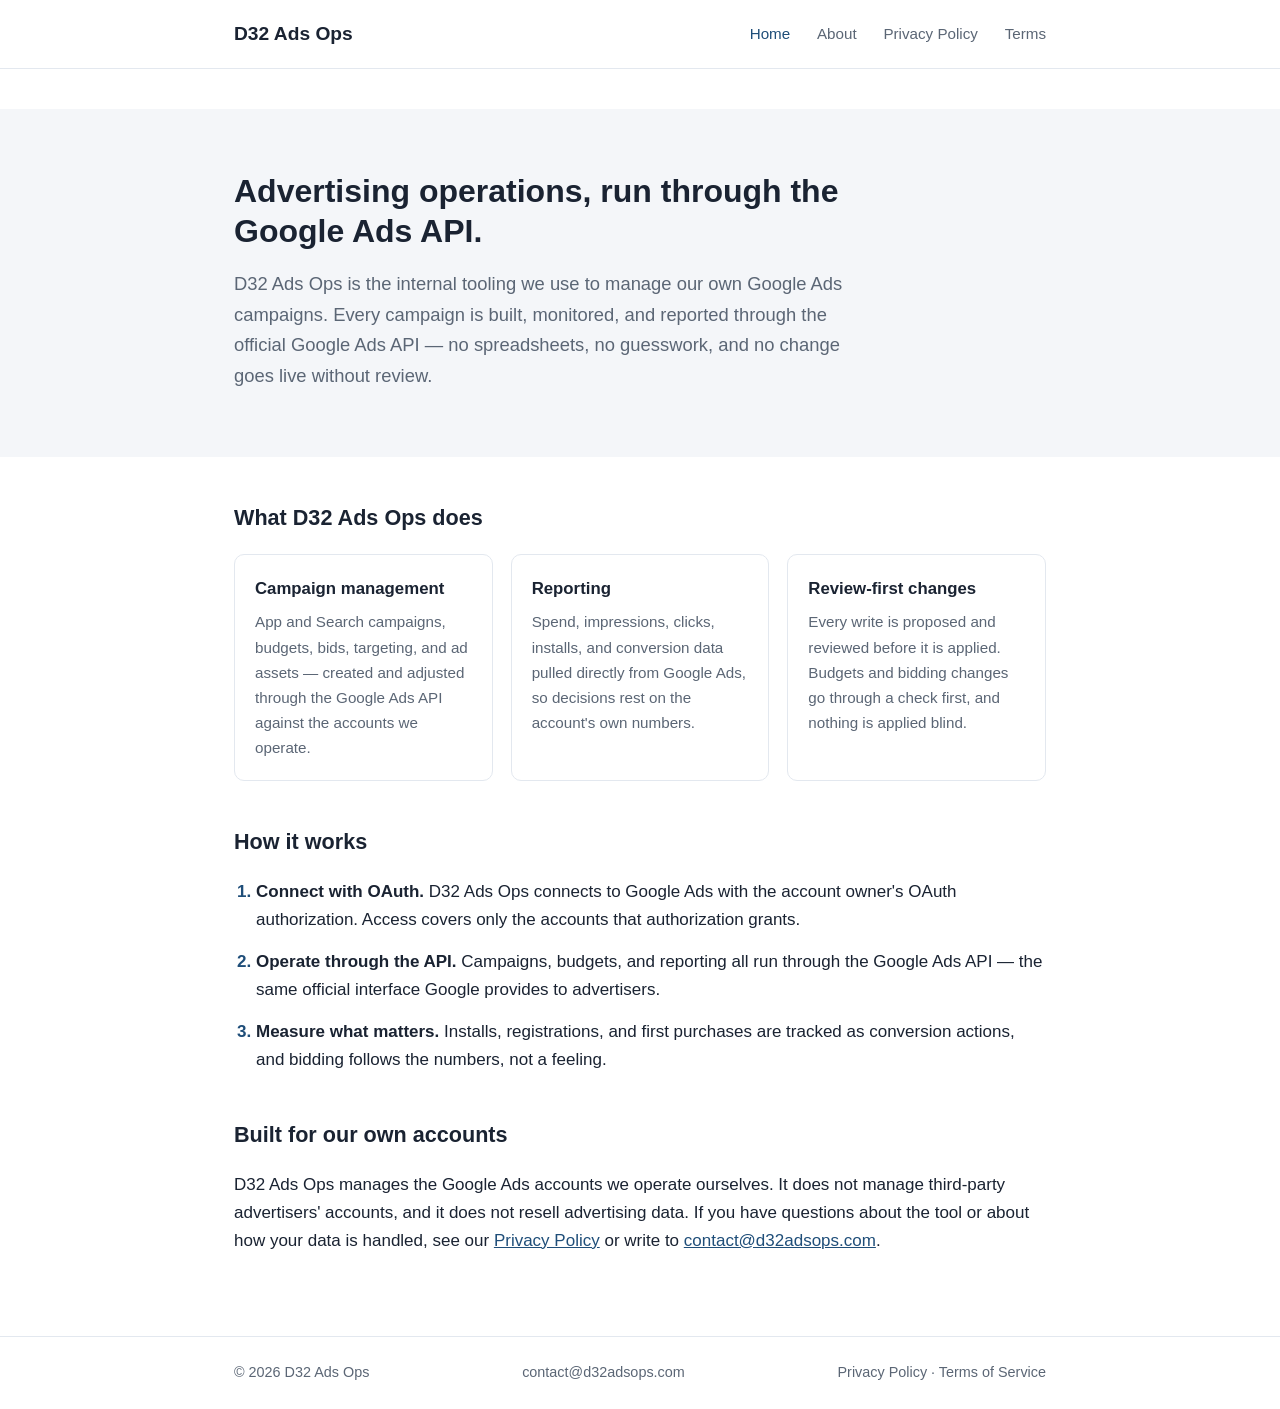
<file: index.html>
<!DOCTYPE html>
<html lang="en">
<head>
<meta charset="utf-8">
<meta name="viewport" content="width=device-width, initial-scale=1">
<title>D32 Ads Ops — Advertising operations through the Google Ads API</title>
<meta name="description" content="D32 Ads Ops is the internal advertising-operations tooling we use to manage our own Google Ads campaigns: build, monitor, and report through the official Google Ads API.">
<link rel="stylesheet" href="/style.css">
</head>
<body>
<header class="site-header">
  <div class="container header-inner">
    <a class="logo" href="/">D32 Ads Ops</a>
    <nav>
      <a href="/" class="active">Home</a>
      <a href="/about.html">About</a>
      <a href="/privacy-policy.html">Privacy Policy</a>
      <a href="/terms.html">Terms</a>
    </nav>
  </div>
</header>

<main>
  <section class="hero">
    <div class="container">
      <h1>Advertising operations, run through the Google Ads API.</h1>
      <p class="lede">D32 Ads Ops is the internal tooling we use to manage our own Google Ads campaigns. Every campaign is built, monitored, and reported through the official Google Ads API — no spreadsheets, no guesswork, and no change goes live without review.</p>
    </div>
  </section>

  <section class="container">
    <h2>What D32 Ads Ops does</h2>
    <div class="cards">
      <div class="card">
        <h3>Campaign management</h3>
        <p>App and Search campaigns, budgets, bids, targeting, and ad assets — created and adjusted through the Google Ads API against the accounts we operate.</p>
      </div>
      <div class="card">
        <h3>Reporting</h3>
        <p>Spend, impressions, clicks, installs, and conversion data pulled directly from Google Ads, so decisions rest on the account's own numbers.</p>
      </div>
      <div class="card">
        <h3>Review-first changes</h3>
        <p>Every write is proposed and reviewed before it is applied. Budgets and bidding changes go through a check first, and nothing is applied blind.</p>
      </div>
    </div>
  </section>

  <section class="container">
    <h2>How it works</h2>
    <ol class="steps">
      <li><strong>Connect with OAuth.</strong> D32 Ads Ops connects to Google Ads with the account owner's OAuth authorization. Access covers only the accounts that authorization grants.</li>
      <li><strong>Operate through the API.</strong> Campaigns, budgets, and reporting all run through the Google Ads API — the same official interface Google provides to advertisers.</li>
      <li><strong>Measure what matters.</strong> Installs, registrations, and first purchases are tracked as conversion actions, and bidding follows the numbers, not a feeling.</li>
    </ol>
  </section>

  <section class="container">
    <h2>Built for our own accounts</h2>
    <p>D32 Ads Ops manages the Google Ads accounts we operate ourselves. It does not manage third-party advertisers' accounts, and it does not resell advertising data. If you have questions about the tool or about how your data is handled, see our <a href="/privacy-policy.html">Privacy Policy</a> or write to <a href="mailto:contact@d32adsops.com">contact@d32adsops.com</a>.</p>
  </section>
</main>

<footer class="site-footer">
  <div class="container footer-inner">
    <span>&copy; 2026 D32 Ads Ops</span>
    <span><a href="mailto:contact@d32adsops.com">contact@d32adsops.com</a></span>
    <span><a href="/privacy-policy.html">Privacy Policy</a> &middot; <a href="/terms.html">Terms of Service</a></span>
  </div>
</footer>
</body>
</html>
</file>
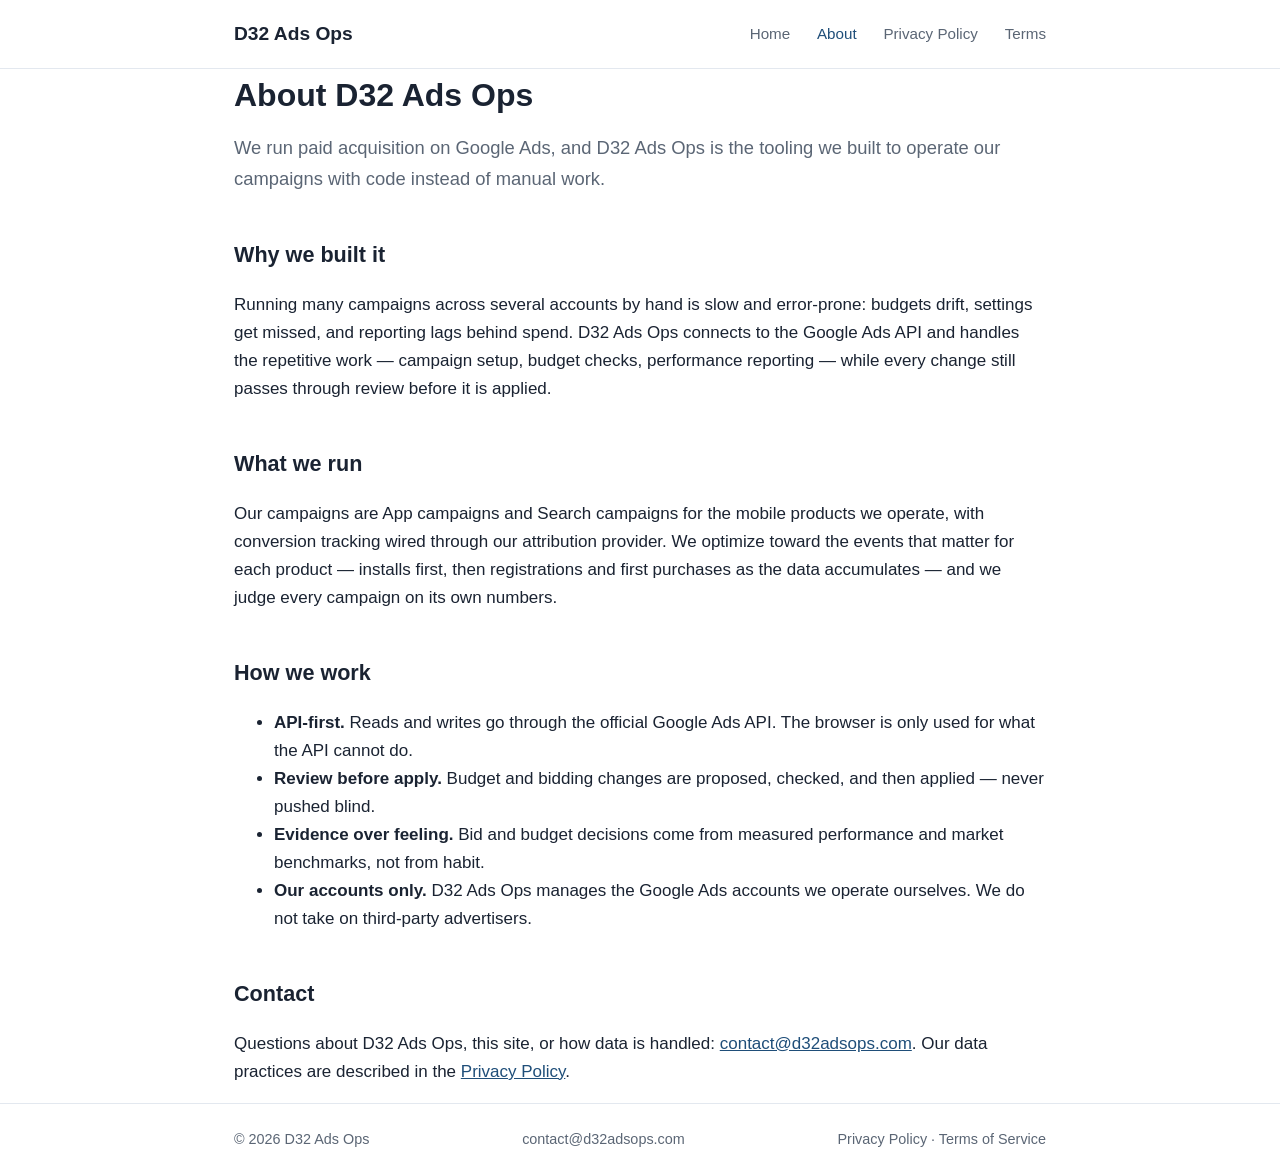
<file: about.html>
<!DOCTYPE html>
<html lang="en">
<head>
<meta charset="utf-8">
<meta name="viewport" content="width=device-width, initial-scale=1">
<title>About — D32 Ads Ops</title>
<meta name="description" content="About D32 Ads Ops: the internal advertising-operations tooling we built to run our Google Ads campaigns through the official Google Ads API.">
<link rel="stylesheet" href="/style.css">
</head>
<body>
<header class="site-header">
  <div class="container header-inner">
    <a class="logo" href="/">D32 Ads Ops</a>
    <nav>
      <a href="/">Home</a>
      <a href="/about.html" class="active">About</a>
      <a href="/privacy-policy.html">Privacy Policy</a>
      <a href="/terms.html">Terms</a>
    </nav>
  </div>
</header>

<main class="container">
  <h1>About D32 Ads Ops</h1>
  <p class="lede">We run paid acquisition on Google Ads, and D32 Ads Ops is the tooling we built to operate our campaigns with code instead of manual work.</p>

  <h2>Why we built it</h2>
  <p>Running many campaigns across several accounts by hand is slow and error-prone: budgets drift, settings get missed, and reporting lags behind spend. D32 Ads Ops connects to the Google Ads API and handles the repetitive work — campaign setup, budget checks, performance reporting — while every change still passes through review before it is applied.</p>

  <h2>What we run</h2>
  <p>Our campaigns are App campaigns and Search campaigns for the mobile products we operate, with conversion tracking wired through our attribution provider. We optimize toward the events that matter for each product — installs first, then registrations and first purchases as the data accumulates — and we judge every campaign on its own numbers.</p>

  <h2>How we work</h2>
  <ul>
    <li><strong>API-first.</strong> Reads and writes go through the official Google Ads API. The browser is only used for what the API cannot do.</li>
    <li><strong>Review before apply.</strong> Budget and bidding changes are proposed, checked, and then applied — never pushed blind.</li>
    <li><strong>Evidence over feeling.</strong> Bid and budget decisions come from measured performance and market benchmarks, not from habit.</li>
    <li><strong>Our accounts only.</strong> D32 Ads Ops manages the Google Ads accounts we operate ourselves. We do not take on third-party advertisers.</li>
  </ul>

  <h2>Contact</h2>
  <p>Questions about D32 Ads Ops, this site, or how data is handled: <a href="mailto:contact@d32adsops.com">contact@d32adsops.com</a>. Our data practices are described in the <a href="/privacy-policy.html">Privacy Policy</a>.</p>
</main>

<footer class="site-footer">
  <div class="container footer-inner">
    <span>&copy; 2026 D32 Ads Ops</span>
    <span><a href="mailto:contact@d32adsops.com">contact@d32adsops.com</a></span>
    <span><a href="/privacy-policy.html">Privacy Policy</a> &middot; <a href="/terms.html">Terms of Service</a></span>
  </div>
</footer>
</body>
</html>
</file>
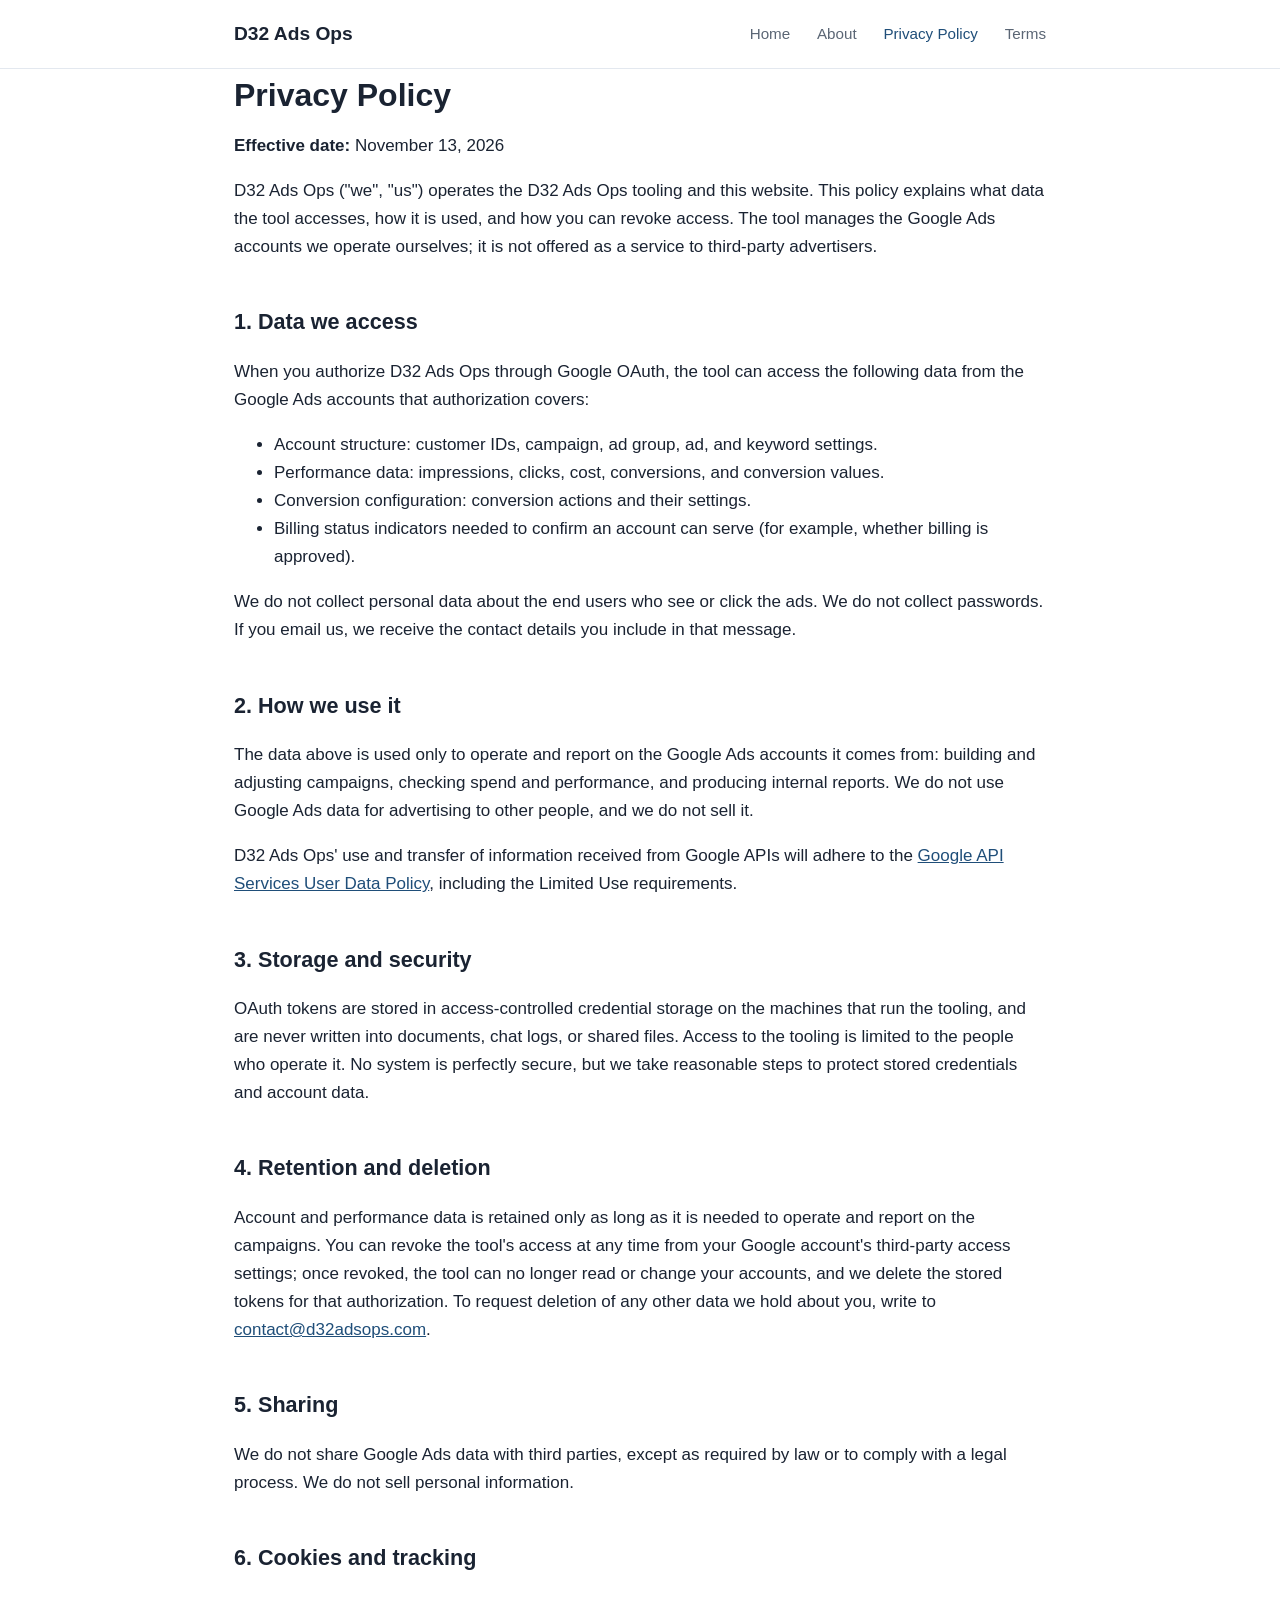
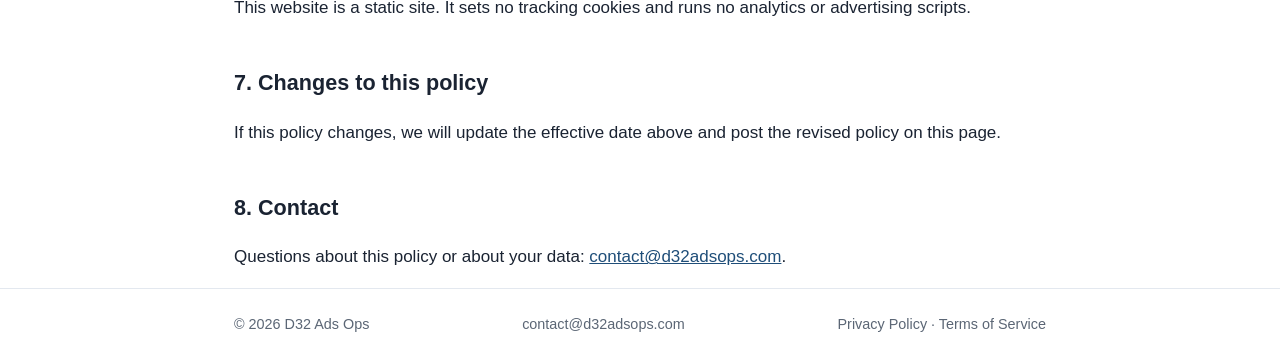
<file: privacy-policy.html>
<!DOCTYPE html>
<html lang="en">
<head>
<meta charset="utf-8">
<meta name="viewport" content="width=device-width, initial-scale=1">
<title>Privacy Policy — D32 Ads Ops</title>
<meta name="description" content="Privacy Policy for D32 Ads Ops: what Google Ads data the tool accesses, how it is used and stored, and how to revoke access.">
<link rel="stylesheet" href="/style.css">
</head>
<body>
<header class="site-header">
  <div class="container header-inner">
    <a class="logo" href="/">D32 Ads Ops</a>
    <nav>
      <a href="/">Home</a>
      <a href="/about.html">About</a>
      <a href="/privacy-policy.html" class="active">Privacy Policy</a>
      <a href="/terms.html">Terms</a>
    </nav>
  </div>
</header>

<main class="container">
  <h1>Privacy Policy</h1>
  <p><strong>Effective date:</strong> November 13, 2026</p>
  <p>D32 Ads Ops ("we", "us") operates the D32 Ads Ops tooling and this website. This policy explains what data the tool accesses, how it is used, and how you can revoke access. The tool manages the Google Ads accounts we operate ourselves; it is not offered as a service to third-party advertisers.</p>

  <h2>1. Data we access</h2>
  <p>When you authorize D32 Ads Ops through Google OAuth, the tool can access the following data from the Google Ads accounts that authorization covers:</p>
  <ul>
    <li>Account structure: customer IDs, campaign, ad group, ad, and keyword settings.</li>
    <li>Performance data: impressions, clicks, cost, conversions, and conversion values.</li>
    <li>Conversion configuration: conversion actions and their settings.</li>
    <li>Billing status indicators needed to confirm an account can serve (for example, whether billing is approved).</li>
  </ul>
  <p>We do not collect personal data about the end users who see or click the ads. We do not collect passwords. If you email us, we receive the contact details you include in that message.</p>

  <h2>2. How we use it</h2>
  <p>The data above is used only to operate and report on the Google Ads accounts it comes from: building and adjusting campaigns, checking spend and performance, and producing internal reports. We do not use Google Ads data for advertising to other people, and we do not sell it.</p>
  <p>D32 Ads Ops' use and transfer of information received from Google APIs will adhere to the <a href="https://developers.google.com/terms/api-services-user-data-policy">Google API Services User Data Policy</a>, including the Limited Use requirements.</p>

  <h2>3. Storage and security</h2>
  <p>OAuth tokens are stored in access-controlled credential storage on the machines that run the tooling, and are never written into documents, chat logs, or shared files. Access to the tooling is limited to the people who operate it. No system is perfectly secure, but we take reasonable steps to protect stored credentials and account data.</p>

  <h2>4. Retention and deletion</h2>
  <p>Account and performance data is retained only as long as it is needed to operate and report on the campaigns. You can revoke the tool's access at any time from your Google account's third-party access settings; once revoked, the tool can no longer read or change your accounts, and we delete the stored tokens for that authorization. To request deletion of any other data we hold about you, write to <a href="mailto:contact@d32adsops.com">contact@d32adsops.com</a>.</p>

  <h2>5. Sharing</h2>
  <p>We do not share Google Ads data with third parties, except as required by law or to comply with a legal process. We do not sell personal information.</p>

  <h2>6. Cookies and tracking</h2>
  <p>This website is a static site. It sets no tracking cookies and runs no analytics or advertising scripts.</p>

  <h2>7. Changes to this policy</h2>
  <p>If this policy changes, we will update the effective date above and post the revised policy on this page.</p>

  <h2>8. Contact</h2>
  <p>Questions about this policy or about your data: <a href="mailto:contact@d32adsops.com">contact@d32adsops.com</a>.</p>
</main>

<footer class="site-footer">
  <div class="container footer-inner">
    <span>&copy; 2026 D32 Ads Ops</span>
    <span><a href="mailto:contact@d32adsops.com">contact@d32adsops.com</a></span>
    <span><a href="/privacy-policy.html">Privacy Policy</a> &middot; <a href="/terms.html">Terms of Service</a></span>
  </div>
</footer>
</body>
</html>
</file>
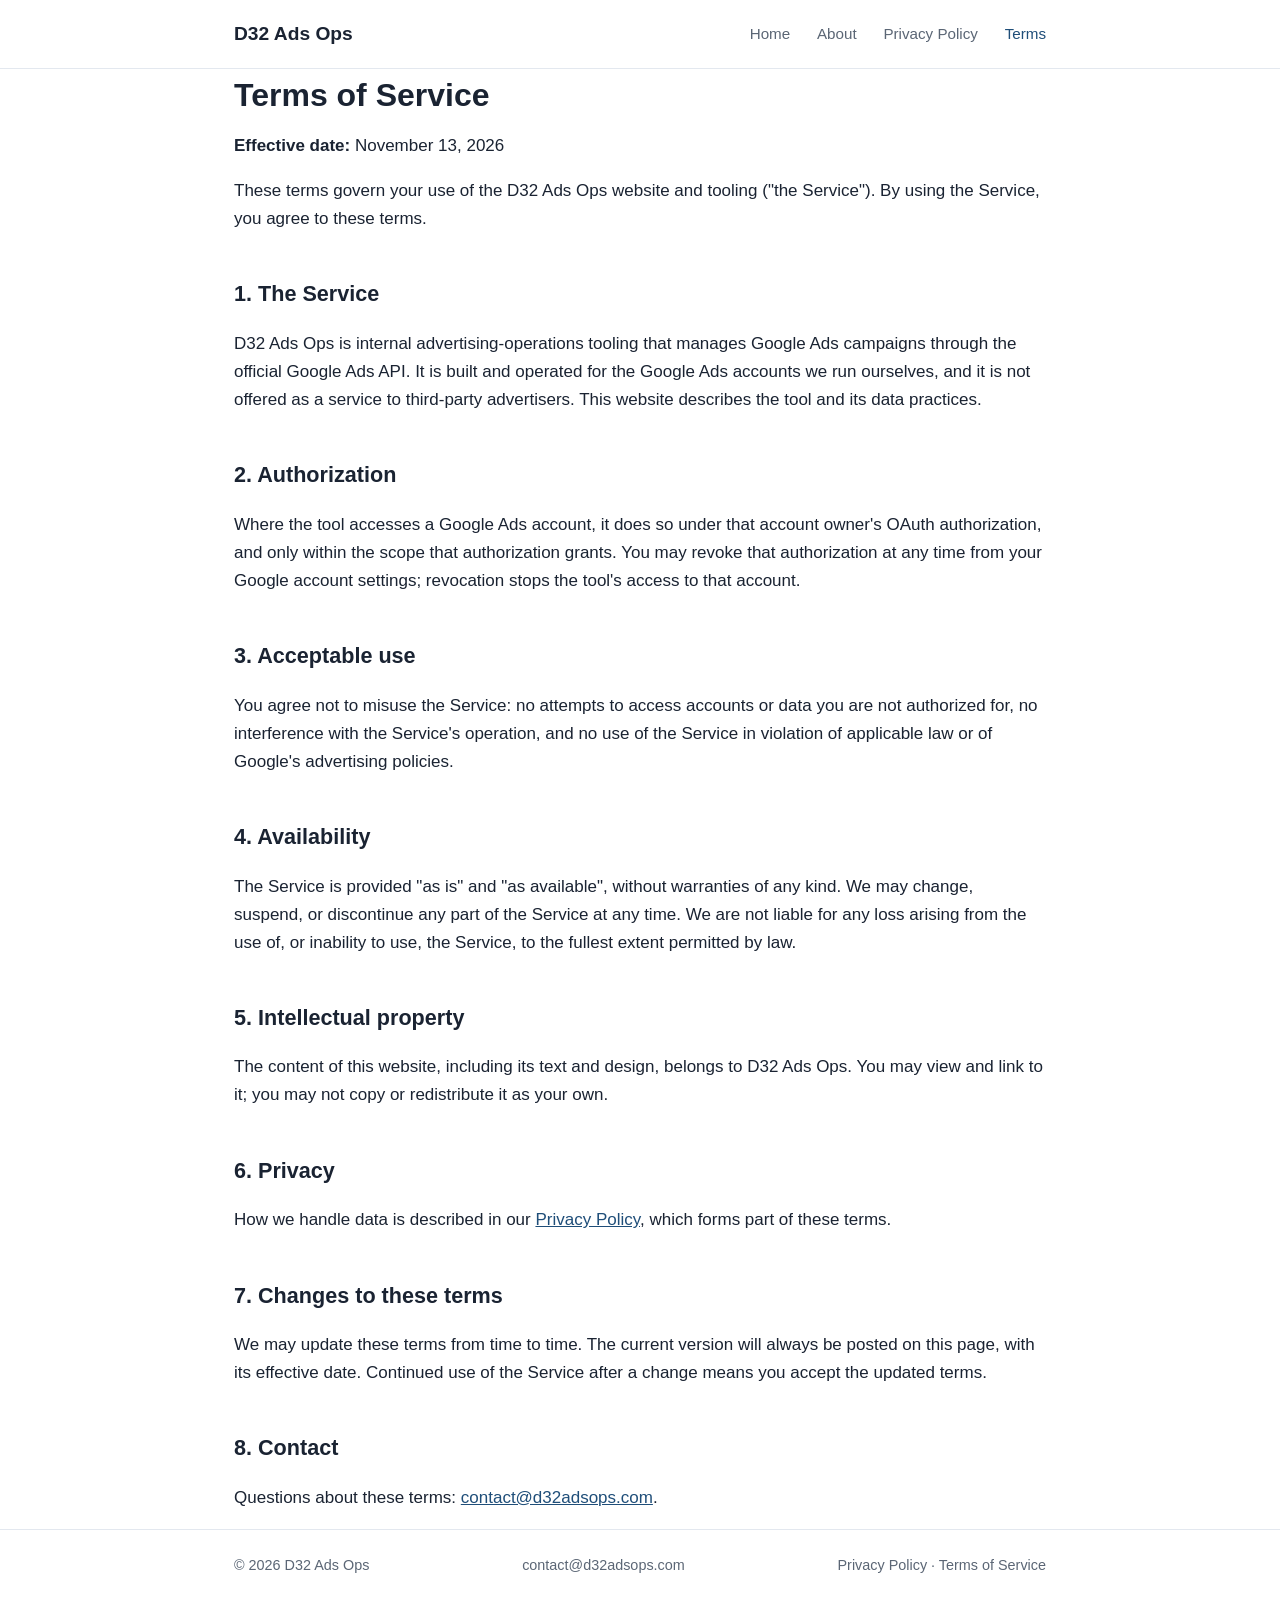
<file: terms.html>
<!DOCTYPE html>
<html lang="en">
<head>
<meta charset="utf-8">
<meta name="viewport" content="width=device-width, initial-scale=1">
<title>Terms of Service — D32 Ads Ops</title>
<meta name="description" content="Terms of Service for D32 Ads Ops and this website.">
<link rel="stylesheet" href="/style.css">
</head>
<body>
<header class="site-header">
  <div class="container header-inner">
    <a class="logo" href="/">D32 Ads Ops</a>
    <nav>
      <a href="/">Home</a>
      <a href="/about.html">About</a>
      <a href="/privacy-policy.html">Privacy Policy</a>
      <a href="/terms.html" class="active">Terms</a>
    </nav>
  </div>
</header>

<main class="container">
  <h1>Terms of Service</h1>
  <p><strong>Effective date:</strong> November 13, 2026</p>
  <p>These terms govern your use of the D32 Ads Ops website and tooling ("the Service"). By using the Service, you agree to these terms.</p>

  <h2>1. The Service</h2>
  <p>D32 Ads Ops is internal advertising-operations tooling that manages Google Ads campaigns through the official Google Ads API. It is built and operated for the Google Ads accounts we run ourselves, and it is not offered as a service to third-party advertisers. This website describes the tool and its data practices.</p>

  <h2>2. Authorization</h2>
  <p>Where the tool accesses a Google Ads account, it does so under that account owner's OAuth authorization, and only within the scope that authorization grants. You may revoke that authorization at any time from your Google account settings; revocation stops the tool's access to that account.</p>

  <h2>3. Acceptable use</h2>
  <p>You agree not to misuse the Service: no attempts to access accounts or data you are not authorized for, no interference with the Service's operation, and no use of the Service in violation of applicable law or of Google's advertising policies.</p>

  <h2>4. Availability</h2>
  <p>The Service is provided "as is" and "as available", without warranties of any kind. We may change, suspend, or discontinue any part of the Service at any time. We are not liable for any loss arising from the use of, or inability to use, the Service, to the fullest extent permitted by law.</p>

  <h2>5. Intellectual property</h2>
  <p>The content of this website, including its text and design, belongs to D32 Ads Ops. You may view and link to it; you may not copy or redistribute it as your own.</p>

  <h2>6. Privacy</h2>
  <p>How we handle data is described in our <a href="/privacy-policy.html">Privacy Policy</a>, which forms part of these terms.</p>

  <h2>7. Changes to these terms</h2>
  <p>We may update these terms from time to time. The current version will always be posted on this page, with its effective date. Continued use of the Service after a change means you accept the updated terms.</p>

  <h2>8. Contact</h2>
  <p>Questions about these terms: <a href="mailto:contact@d32adsops.com">contact@d32adsops.com</a>.</p>
</main>

<footer class="site-footer">
  <div class="container footer-inner">
    <span>&copy; 2026 D32 Ads Ops</span>
    <span><a href="mailto:contact@d32adsops.com">contact@d32adsops.com</a></span>
    <span><a href="/privacy-policy.html">Privacy Policy</a> &middot; <a href="/terms.html">Terms of Service</a></span>
  </div>
</footer>
</body>
</html>
</file>
<file: style.css>
:root {
  --ink: #1a2332;
  --muted: #5b6675;
  --accent: #1f4e79;
  --line: #e3e8ef;
  --bg: #ffffff;
  --bg-soft: #f4f6f9;
}
* { box-sizing: border-box; }
body {
  margin: 0;
  font-family: -apple-system, BlinkMacSystemFont, "Segoe UI", Roboto, "Helvetica Neue", Arial, sans-serif;
  color: var(--ink);
  background: var(--bg);
  line-height: 1.65;
  font-size: 17px;
}
.container { max-width: 860px; margin: 0 auto; padding: 0 24px; }
a { color: var(--accent); }
h1 { font-size: 2rem; line-height: 1.25; margin: 0.2em 0 0.5em; }
h2 { font-size: 1.35rem; margin-top: 2em; }
h3 { font-size: 1.05rem; margin: 0 0 0.4em; }
.lede { font-size: 1.15rem; color: var(--muted); }
.site-header { border-bottom: 1px solid var(--line); }
.header-inner {
  display: flex; align-items: center; justify-content: space-between;
  padding-top: 18px; padding-bottom: 18px; flex-wrap: wrap; gap: 12px;
}
.logo { font-weight: 700; font-size: 1.2rem; color: var(--ink); text-decoration: none; }
nav a { margin-left: 22px; color: var(--muted); text-decoration: none; font-size: 0.95rem; }
nav a:first-child { margin-left: 0; }
nav a:hover, nav a.active { color: var(--accent); }
.hero { background: var(--bg-soft); padding: 56px 0 48px; margin-bottom: 8px; }
.hero h1 { max-width: 640px; }
.hero .lede { max-width: 640px; }
main { padding: 40px 0 64px; }
.cards { display: grid; grid-template-columns: repeat(auto-fit, minmax(220px, 1fr)); gap: 18px; margin-top: 16px; }
.card { border: 1px solid var(--line); border-radius: 10px; padding: 20px; background: var(--bg); }
.card p { margin: 0; color: var(--muted); font-size: 0.95rem; }
.steps { padding-left: 22px; }
.steps li { margin-bottom: 14px; }
.steps li::marker { color: var(--accent); font-weight: 700; }
.site-footer { border-top: 1px solid var(--line); padding: 24px 0; font-size: 0.9rem; color: var(--muted); }
.footer-inner { display: flex; justify-content: space-between; flex-wrap: wrap; gap: 10px; }
.footer-inner a { color: var(--muted); text-decoration: none; }
.footer-inner a:hover { color: var(--accent); }
@media (max-width: 600px) {
  h1 { font-size: 1.6rem; }
  .hero { padding: 40px 0 32px; }
}
</file>
